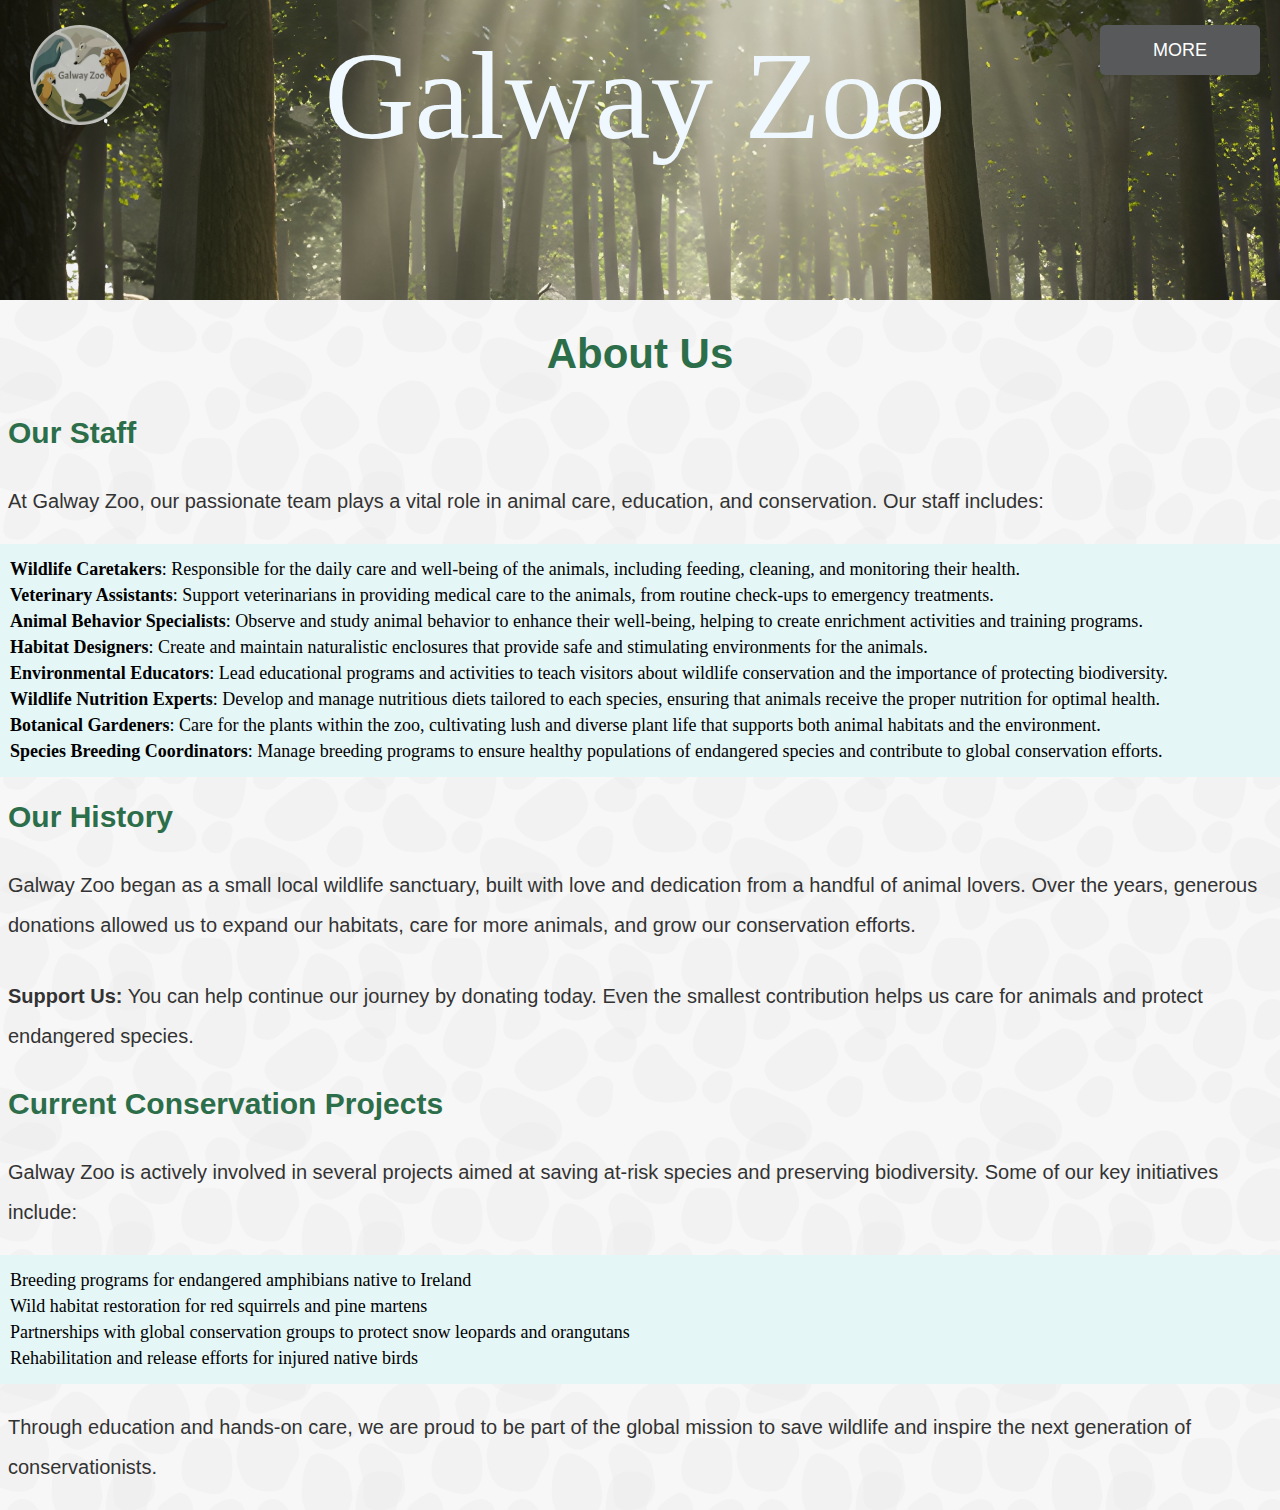
<file: about.html>
<!DOCTYPE html>
<html>
<head>
    <meta charset="UTF-8" />
    <title>About Us</title>
    <link rel="stylesheet" type="text/css" href="styles.css">
</head>
<body>
    <div class="bg">
		<div class="logo">
			<a href="index.html"><img src="zoo-logo.png" width="100px">	</a>
		</div>
		<div id="title">
			Galway Zoo
		</div>
		<div class="dropdown">
			<button>MORE</button>
			<div class="links">
                <a href="prices.html">Pricing Information</a>
                <a href="index.html#animals">Our Animals</a>
                <a href="about.html">About Us</a>
            </div>
		</div>
	</div>
    <h1 style="font-family: Arial; margin: 20px 0; padding: 10px; color:#2c6e49; text-align: center; font-size: 42px;">About Us</h1>

    <h2 style="font-family: Arial; margin: 15px 0; padding: 8px; color:#2c6e49;">Our Staff</h2>
    <p style="font-family: Arial; margin: 15px 0; padding: 8px; color: #333333;">At Galway Zoo, our passionate team plays a vital role in animal care, education, and conservation. 
       Our staff includes:</p>
    <ul style="background-color: #E5F6F7; padding: 10px; margin: 10px 0; list-style-type: none; font-size: 18px;">
        <li style="margin: 5px 0;"><strong>Wildlife Caretakers</strong>: Responsible for the daily care and well-being of the animals, including feeding, cleaning, and monitoring their health.</li>
        <li style="margin: 5px 0;"><strong>Veterinary Assistants</strong>: Support veterinarians in providing medical care to the animals, from routine check-ups to emergency treatments.</li>
        <li style="margin: 5px 0;"><strong>Animal Behavior Specialists</strong>: Observe and study animal behavior to enhance their well-being, helping to create enrichment activities and training programs.</li>
        <li style="margin: 5px 0;"><strong>Habitat Designers</strong>: Create and maintain naturalistic enclosures that provide safe and stimulating environments for the animals.</li>
        <li style="margin: 5px 0;"><strong>Environmental Educators</strong>: Lead educational programs and activities to teach visitors about wildlife conservation and the importance of protecting biodiversity.</li>
        <li style="margin: 5px 0;"><strong>Wildlife Nutrition Experts</strong>: Develop and manage nutritious diets tailored to each species, ensuring that animals receive the proper nutrition for optimal health.</li>
        <li style="margin: 5px 0;"><strong>Botanical Gardeners</strong>: Care for the plants within the zoo, cultivating lush and diverse plant life that supports both animal habitats and the environment.</li>
        <li style="margin: 5px 0;"><strong>Species Breeding Coordinators</strong>: Manage breeding programs to ensure healthy populations of endangered species and contribute to global conservation efforts.</li>
    </ul>

    <h2 style="font-family: Arial; margin: 15px 0; padding: 8px; color: #2c6e49;">Our History</h2>
    <p style="font-family: Arial; margin: 15px 0; padding: 8px; color: #333333;">Galway Zoo began as a small local wildlife sanctuary, built with love and dedication from a handful of animal lovers. 
    Over the years, generous donations allowed us to expand our habitats, care for more animals, and grow our conservation efforts.</p>

    <p style="font-family: Arial; margin: 15px 0; padding: 8px; color: #333333;"><strong>Support Us:</strong> You can help continue our journey by donating today. Even the smallest contribution helps us care for animals and protect endangered species.</p>

    <h2 style="font-family: Arial; margin: 15px 0; padding: 8px; color: #2c6e49;">Current Conservation Projects</h2>
    <p style="font-family: Arial; margin: 15px 0; padding: 8px; color: #333333;">Galway Zoo is actively involved in several projects aimed at saving at-risk species and preserving biodiversity. Some of our key initiatives include:</p>
    <ul style="background-color: #E5F6F7; padding: 10px; margin: 10px 0; list-style-type: none; font-size: 18px;">
        <li style="margin: 5px 0;">Breeding programs for endangered amphibians native to Ireland</li>
        <li style="margin: 5px 0;">Wild habitat restoration for red squirrels and pine martens</li>
        <li style="margin: 5px 0;">Partnerships with global conservation groups to protect snow leopards and orangutans</li>
        <li style="margin: 5px 0;">Rehabilitation and release efforts for injured native birds</li>
    </ul>
    <p style="font-family: Arial; margin: 15px 0; padding: 8px; color: #333333;">Through education and hands-on care, we are proud to be part of the global mission to save wildlife and inspire the next generation of conservationists.</p>

</body>
</html>
</file>
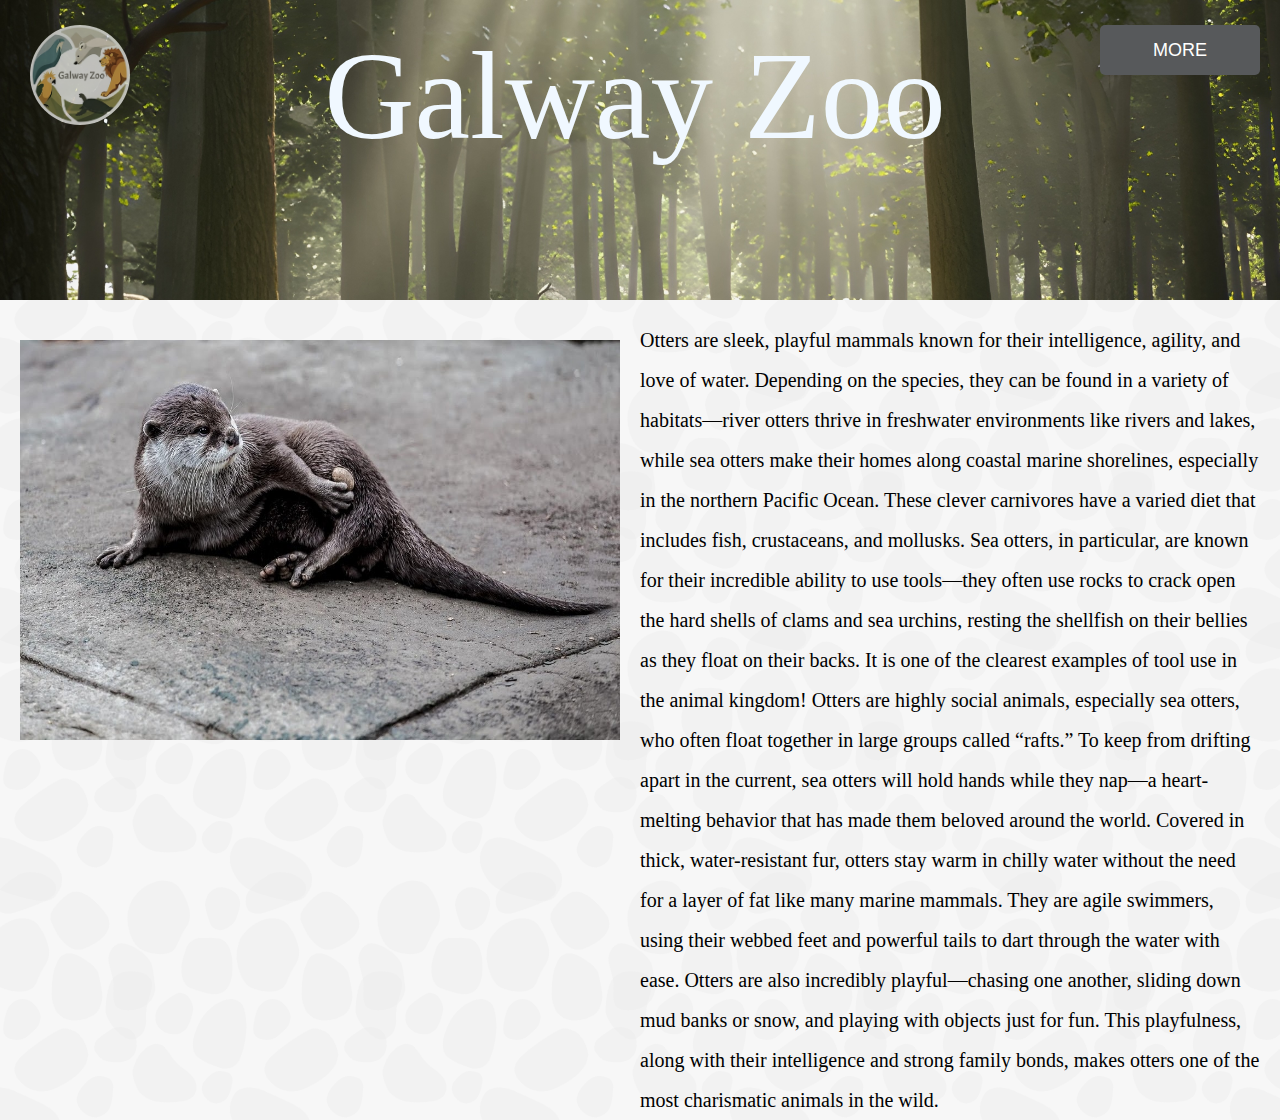
<file: otter.html>
<!DOCTYPE html>
<html>
<head>
    <meta charset="UTF-8" />
    <title>Otter</title>
    <link rel="stylesheet" type="text/css" href="styles.css">
</head>
<body>
  <div class="bg">
		<div class="logo">
			<a href="index.html"><img src="zoo-logo.png" width="100px">	</a>
		</div>
		<div id="title">
			Galway Zoo
		</div>
		<div class="dropdown">
			<button>MORE</button>
			<div class="links">
        <a href="prices.html">Pricing Information</a>
        <a href="index.html#animals">Our Animals</a>
        <a href="about.html">About Us</a>
    </div>
		</div>
	</div>
  <div style="padding: 0px 20px; display: flex; justify-content: space-between; height: 40em;">
    <img src="otter.jpg" alt="otter" width="600" height="400" style="padding-top: 2em; padding-right: 20px;">
    <p>Otters are sleek, playful mammals known for their intelligence, agility, and love of water. 
      Depending on the species, they can be found in a variety of habitats—river otters thrive in 
      freshwater environments like rivers and lakes, while sea otters make their homes along coastal marine shorelines, 
      especially in the northern Pacific Ocean.
      These clever carnivores have a varied diet that includes fish, crustaceans, and mollusks. 
      Sea otters, in particular, are known for their incredible ability to use tools—they often use rocks to crack open
      the hard shells of clams and sea urchins, resting the shellfish on their bellies as they float on their backs. 
      It is one of the clearest examples of tool use in the animal kingdom!
      Otters are highly social animals, especially sea otters, who often float together in large groups called “rafts.” 
      To keep from drifting apart in the current, sea otters will hold hands while they nap—a heart-melting behavior that has made them beloved around the world.
      Covered in thick, water-resistant fur, otters stay warm in chilly water without the need for a layer of fat like many marine mammals. 
      They are agile swimmers, using their webbed feet and powerful tails to dart through the water with ease.
      Otters are also incredibly playful—chasing one another, sliding down mud banks or snow, and playing with objects just for fun. 
      This playfulness, along with their intelligence and strong family bonds, makes otters one of the most charismatic animals in the wild.</p>  
    </div>    
</body>
</html>
</file>
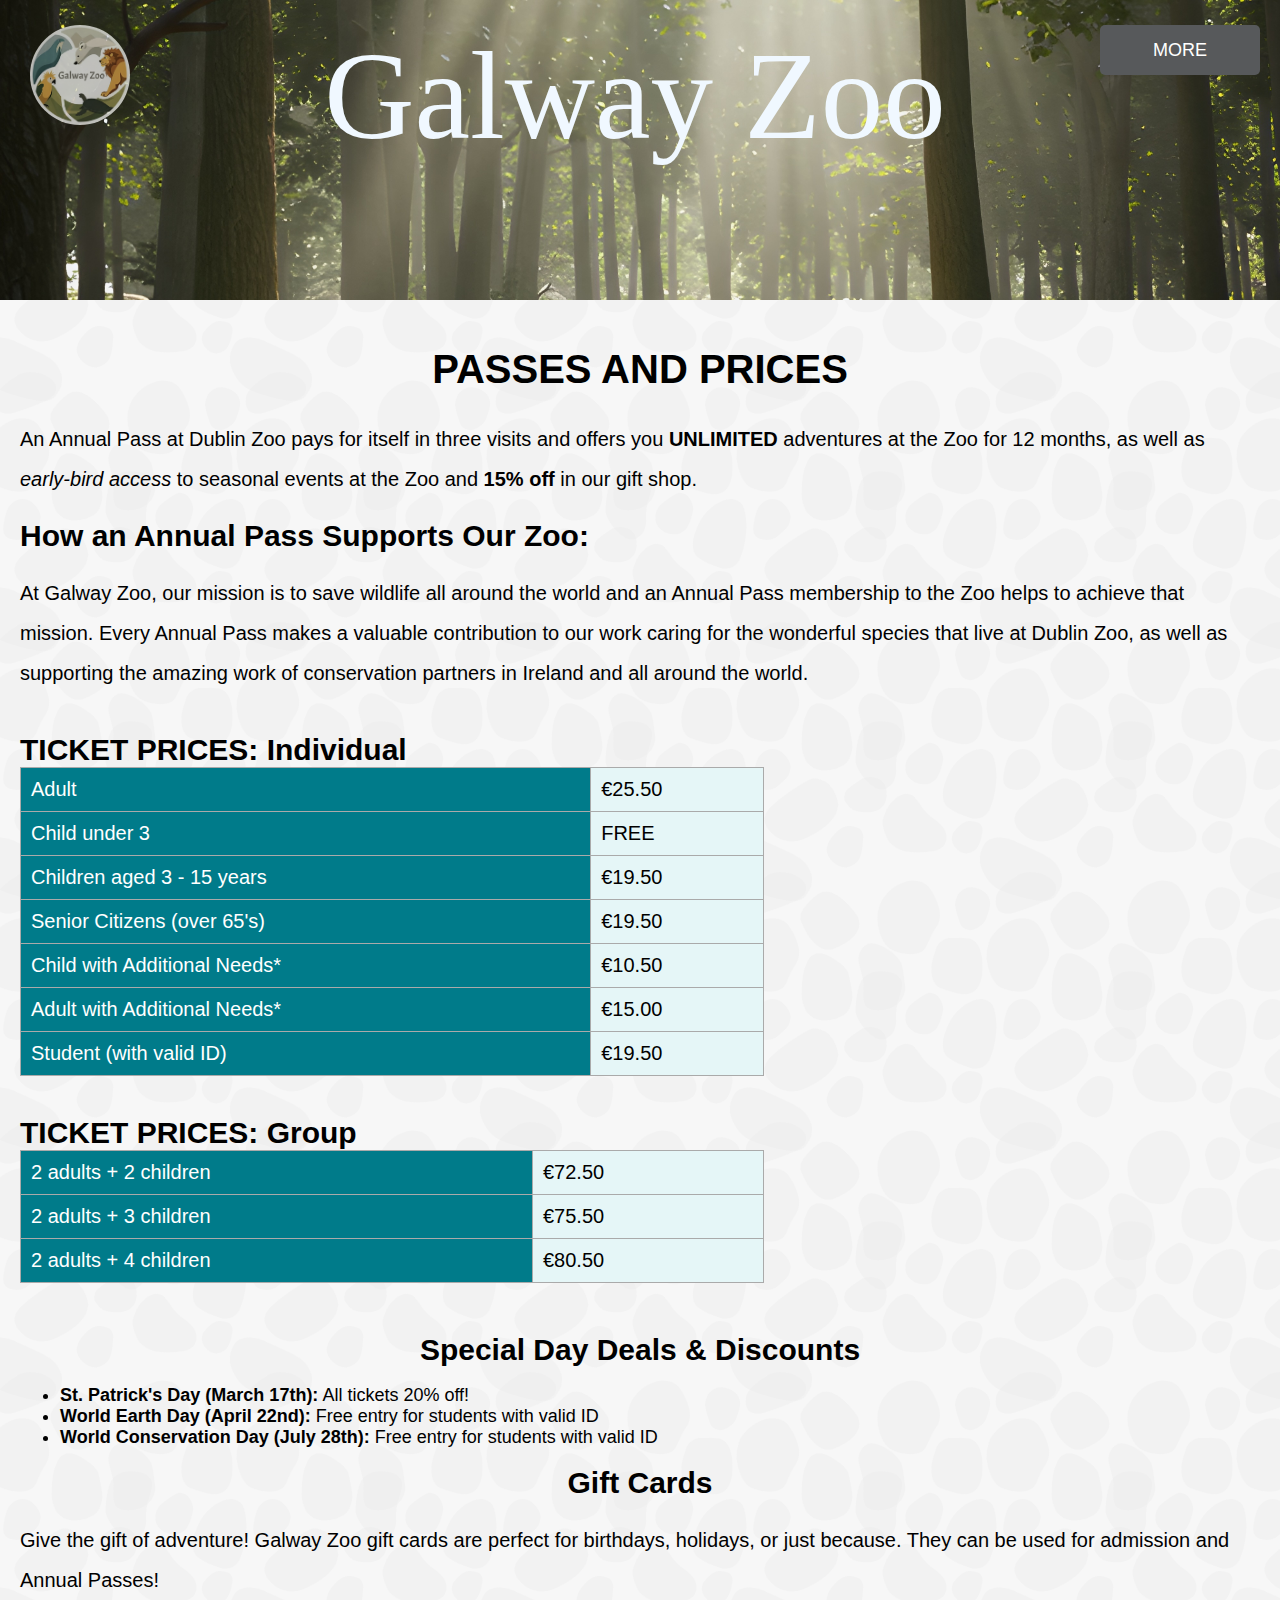
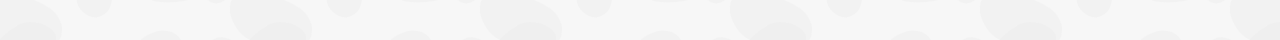
<file: prices.html>
<!DOCTYPE html>
<html>
<head>
  <meta charset="UTF-8">
  <title>Passes and Prices</title>
  <link rel="stylesheet" type="text/css" href="styles.css">
</head>
<body>
    <div class="bg">
		<div class="logo">
			<a href="index.html"><img src="zoo-logo.png" width="100px">	</a>
		</div>
		<div id="title">
			Galway Zoo
		</div>
		<div class="dropdown">
			<button>MORE</button>
			<div class="links">
        <a href="prices.html">Pricing Information</a>
        <a href="index.html#animals">Our Animals</a>
        <a href="about.html">About Us</a>
    </div>
		</div>
	</div>
<div style="font-family: Arial, Helvetica, sans-serif; padding: 20px;">
  <h1 style="text-align: center;">PASSES AND PRICES</h1>

  <p>
    An Annual Pass at Dublin Zoo pays for itself in three visits and offers you 
    <strong>UNLIMITED</strong> adventures at the Zoo for 12 months, as well as 
    <em>early-bird access</em> to seasonal events at the Zoo and 
    <strong>15% off</strong> in our gift shop.
  </p>

  <h2>How an Annual Pass Supports Our Zoo:</h2>
  <p>
  At Galway Zoo, our mission is to save wildlife all around the world and an Annual Pass membership to the Zoo helps to achieve that mission. 
  Every Annual Pass makes a valuable contribution to our work caring for the wonderful species that live at Dublin Zoo, 
  as well as supporting the amazing work of conservation partners in Ireland and all around the world.
  </p>

  <h2 style="margin-top: 40px;">TICKET PRICES: Individual</h2>
  <table style="width: 60%; border-collapse: collapse; margin-bottom: 20px; font-family: Arial;">
    <tr>
      <td style="border: 1px solid #aaa; padding: 10px; background-color: #007B8A; color: white;">Adult</td>
      <td style="border: 1px solid #aaa; padding: 10px; background-color: #E5F6F7;">€25.50</td>
    </tr>
    <tr>
      <td style="border: 1px solid #aaa; padding: 10px; background-color: #007B8A; color: white;">Child under 3</td>
      <td style="border: 1px solid #aaa; padding: 10px; background-color: #E5F6F7;">FREE</td>
    </tr>
    <tr>
      <td style="border: 1px solid #aaa; padding: 10px; background-color: #007B8A; color: white;">Children aged 3 - 15 years</td>
      <td style="border: 1px solid #aaa; padding: 10px; background-color: #E5F6F7;">€19.50</td>
    </tr>
    <tr>
      <td style="border: 1px solid #aaa; padding: 10px; background-color: #007B8A; color: white;">Senior Citizens (over 65's)</td>
      <td style="border: 1px solid #aaa; padding: 10px; background-color: #E5F6F7;">€19.50</td>
    </tr>
    <tr>
      <td style="border: 1px solid #aaa; padding: 10px; background-color: #007B8A; color: white;">Child with Additional Needs*</td>
      <td style="border: 1px solid #aaa; padding: 10px; background-color: #E5F6F7;">€10.50</td>
    </tr>
    <tr>
      <td style="border: 1px solid #aaa; padding: 10px; background-color: #007B8A; color: white;">Adult with Additional Needs*</td>
      <td style="border: 1px solid #aaa; padding: 10px; background-color: #E5F6F7;">€15.00</td>
    </tr>
    <tr>
      <td style="border: 1px solid #aaa; padding: 10px; background-color: #007B8A; color: white;">Student (with valid ID)</td>
      <td style="border: 1px solid #aaa; padding: 10px; background-color: #E5F6F7;">€19.50</td>
    </tr>
  </table>

  <h2 style="margin-top: 40px;">TICKET PRICES: Group</h2>
  <table style="width: 60%; border-collapse: collapse; margin-bottom: 20px; font-family: Arial, sans-serif;">
    <tr>
      <td style="border: 1px solid #aaa; padding: 10px; background-color: #007B8A; color: white;">2 adults + 2 children</td>
      <td style="border: 1px solid #aaa; padding: 10px; background-color: #E5F6F7; width: 205px; text-align: left;">€72.50</td>
    </tr>
    <tr>
      <td style="border: 1px solid #aaa; padding: 10px; background-color: #007B8A; color: white;">2 adults + 3 children</td>
      <td style="border: 1px solid #aaa; padding: 10px; background-color: #E5F6F7; width: 210px; text-align: left;">€75.50</td>
    </tr>
    <tr>
      <td style="border: 1px solid #aaa; padding: 10px; background-color: #007B8A; color: white;">2 adults + 4 children</td>
      <td style="border: 1px solid #aaa; padding: 10px; background-color: #E5F6F7; width: 210px; text-align: left;">€80.50</td>
    </tr>
  </table>

  <h2 style="margin-top: 50px; text-align: center;">Special Day Deals & Discounts</h2>
  <ul style="font-size: 18px;">
    <li><strong>St. Patrick's Day (March 17th):</strong> All tickets 20% off!</li>
    <li><strong>World Earth Day (April 22nd):</strong> Free entry for students with valid ID</li>
    <li><strong>World Conservation Day (July 28th):</strong> Free entry for students with valid ID</li>
  </ul>

<h2 style="text-align: center;">Gift Cards</h2>
<p>
  Give the gift of adventure! Galway Zoo gift cards are perfect for birthdays, holidays, or just because.
  They can be used for admission and Annual Passes!
</p>
</div>
</body>
</html>
</file>
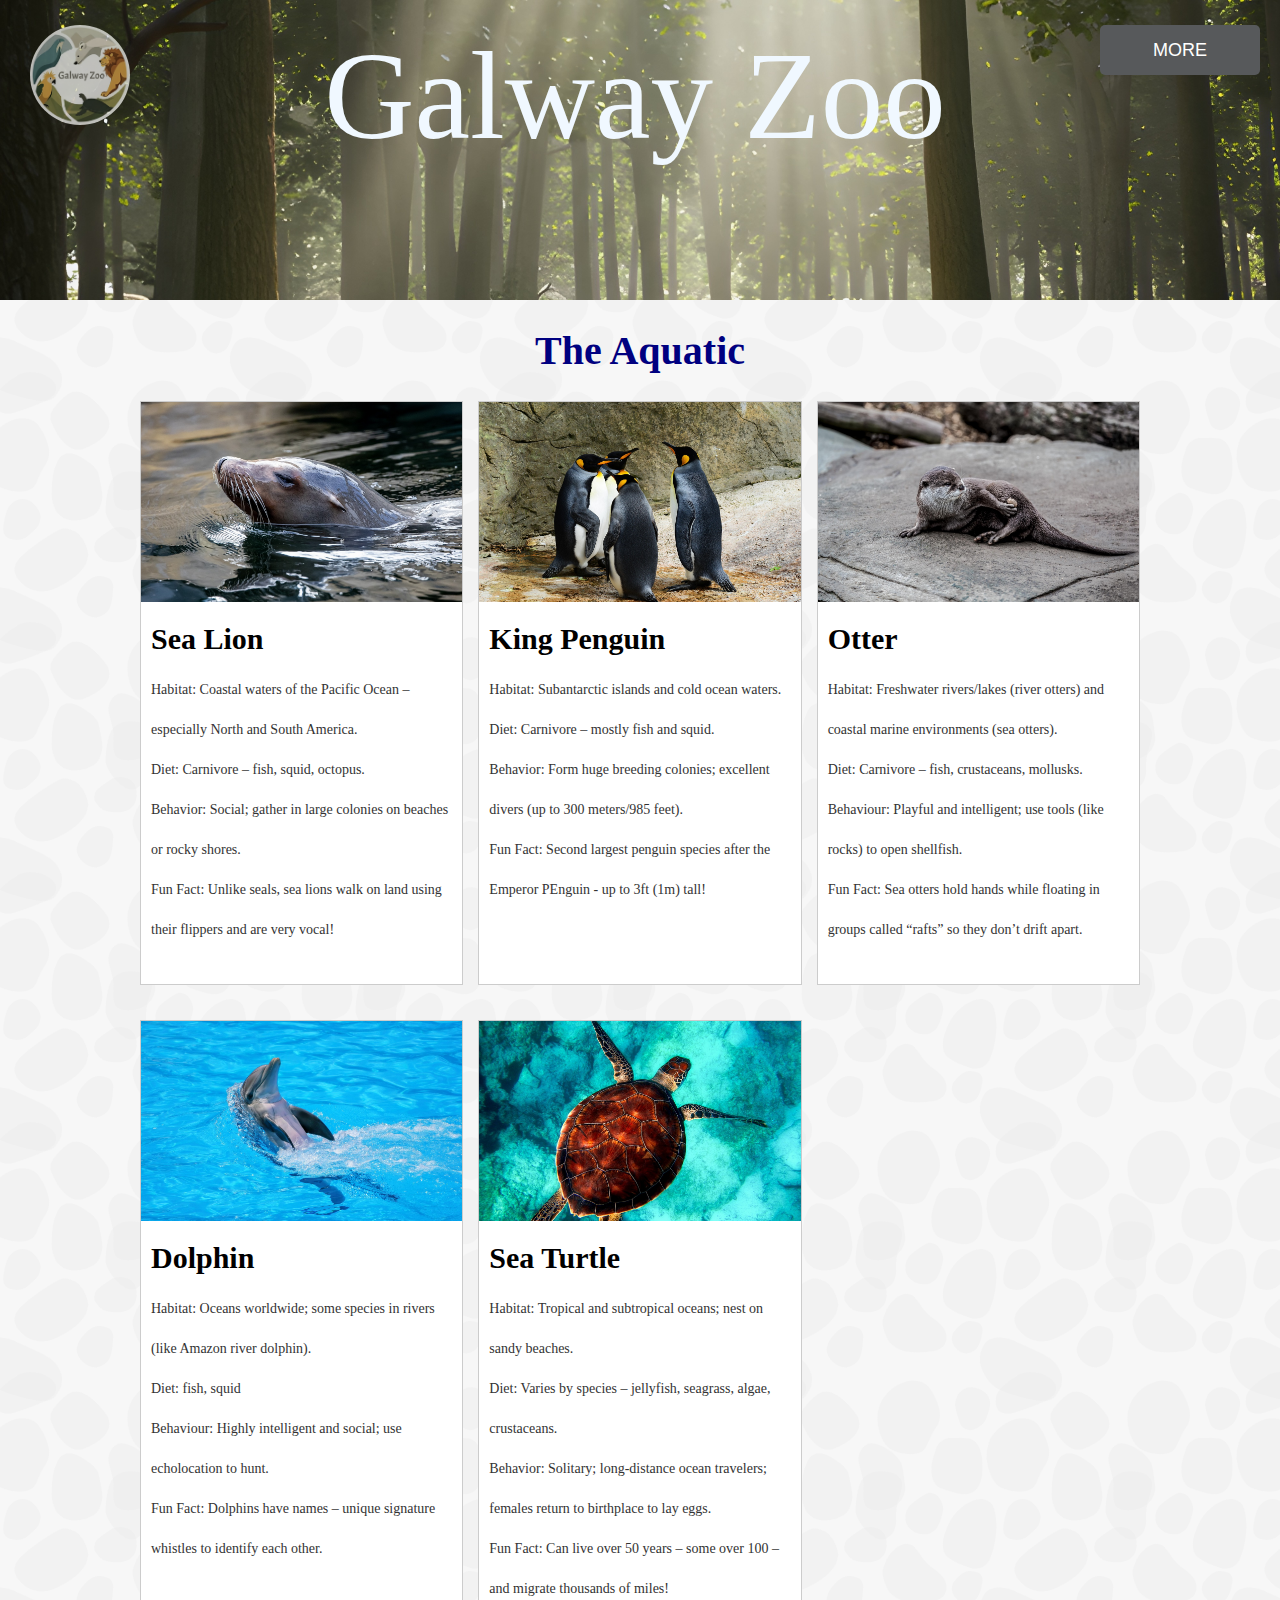
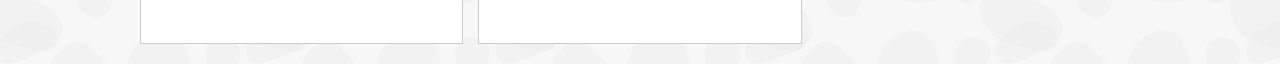
<file: animals/Aquatic.html>
<!DOCTYPE html>
<html lang="en">
<head>
    <meta charset="UTF-8">
    <meta name="viewport" content="width=device-width, initial-scale=1.0">
    <title>Our Zoo Animals</title>
    <link rel="stylesheet" type="text/css" href="../styles.css">
    <style>
        body {
            font-family:Papyrus;
            background-color: #f0f0f0;
            margin: 0;
        }
        
        h1 {
            text-align: center;
            color: Navy;
        }
        
        .gallery {
            max-width: 1000px;
            margin: 0 auto;
        }
        
        .animal-card {
            background-color: white;
            border: 1px solid #cccccc;
            margin-bottom: 20px;
            padding-bottom: 10px;
        }
        
        .animal-image {
            width: 100%;
            height: 200px;
            object-fit: cover;
        }
        
        .animal-info {
            padding: 10px;
        }
        
        .animal-name {
            color: #000000;
            margin-top: 5px;
            margin-bottom: 5px;
        }
        
        .animal-description {
            color: #333333;
            font-size: 14px;
        }
        
        @media (min-width: 600px) {
            .gallery {
                display: grid;
                grid-template-columns: 1fr 1fr;
                gap: 15px;
            }
        }
        
        @media (min-width: 900px) {
            .gallery {
                grid-template-columns: 1fr 1fr 1fr;
            }
        }
    </style>
</head>
<body>
    <div class="bg">
        <div class="logo">
            <a href="../index.html"><img src="../zoo-logo.png" width="100px">   </a>
        </div>
        <div id="title">
            Galway Zoo
        </div>
        <div class="dropdown">
            <button>MORE</button>
            <div class="links">
                <a href="../prices.html">Pricing Information</a>
                <a href="../index.html#animals">Our Animals</a>
                <a href="../about.html">About Us</a>
            </div>
        </div>
    </div>

    <h1>The Aquatic</h1>
    
    <div class="gallery">
        <div class="animal-card">
            <img src="sealion.jpg" alt="Sea Lion" class="animal-image">
            <div class="animal-info">
                <h2 class="animal-name">Sea Lion</h2>
                <p class="animal-description">Habitat: Coastal waters of the Pacific Ocean – especially North and South America.<br>
Diet: Carnivore – fish, squid, octopus.<br>
Behavior: Social; gather in large colonies on beaches or rocky shores.<br>
Fun Fact: Unlike seals, sea lions walk on land using their flippers and are very vocal! 

</p>
            </div>
        </div>
        
        <div class="animal-card">
            <img src="penguin.jpg" alt="King Penguin" class="animal-image">
            <div class="animal-info">
                <h2 class="animal-name">King Penguin</h2>
                <p class="animal-description">Habitat: Subantarctic islands and cold ocean waters.<br>
Diet: Carnivore – mostly fish and squid.<br>
Behavior: Form huge breeding colonies; excellent divers (up to 300 meters/985 feet).<br>
Fun Fact: Second largest penguin species after the Emperor PEnguin - up to 3ft (1m) tall!

</p>
            </div>
        </div>
        
        <div class="animal-card">
            <img src="otter.jpg" alt="Otter" class="animal-image">
            <div class="animal-info">
                <h2 class="animal-name">Otter</h2>
                <p class="animal-description">Habitat: Freshwater rivers/lakes (river otters) and coastal marine environments (sea otters).<br>
Diet: Carnivore – fish, crustaceans, mollusks.<br>
Behaviour: Playful and intelligent; use tools (like rocks) to open shellfish.<br>
Fun Fact: Sea otters hold hands while floating in groups called “rafts” so they don’t drift apart.

</p>
            </div>
        </div>
        
        <div class="animal-card">
            <img src="dolphin.jpg" alt="Dophin" class="animal-image">
            <div class="animal-info">
                <h2 class="animal-name">Dolphin</h2>
                <p class="animal-description">
Habitat: Oceans worldwide; some species in rivers (like Amazon river dolphin).<br>
Diet: fish, squid<br>
Behaviour: Highly intelligent and social; use echolocation to hunt.<br>
Fun Fact: Dolphins have names – unique signature whistles to identify each other. 

</p>
            </div>
        </div>
        
        <div class="animal-card">
            <img src="turtle.jpg" alt="Sea Turtle" class="animal-image">
            <div class="animal-info">
                <h2 class="animal-name">Sea Turtle</h2>
                <p class="animal-description">Habitat: Tropical and subtropical oceans; nest on sandy beaches.<br>
Diet: Varies by species – jellyfish, seagrass, algae, crustaceans.<br>
Behavior: Solitary; long-distance ocean travelers; females return to birthplace to lay eggs.<br>
Fun Fact: Can live over 50 years – some over 100 – and migrate thousands of miles!

</p>
            </div>
        </div>
        
        
    </div>
</body>
</html>
</file>
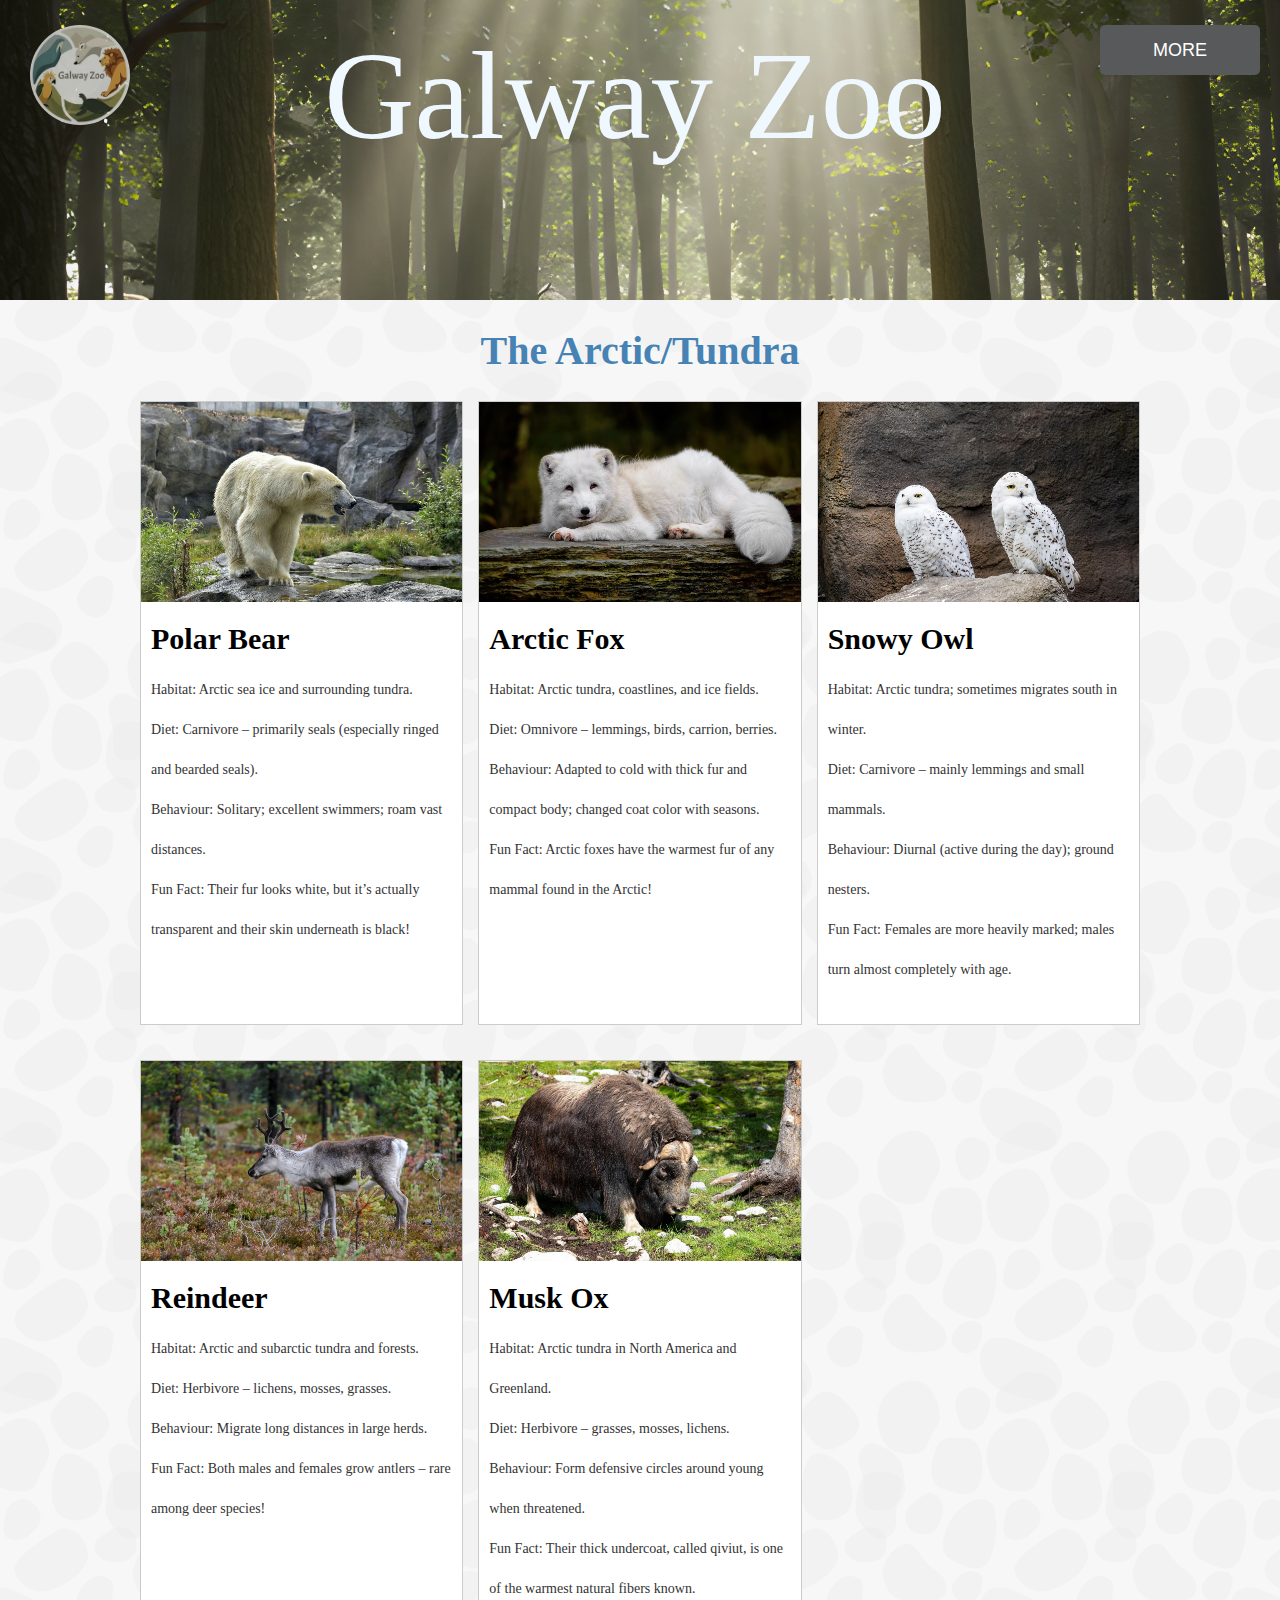
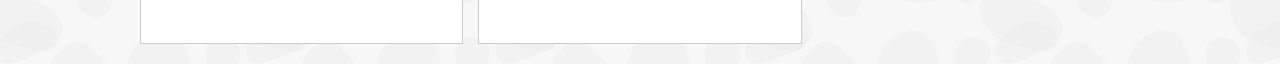
<file: animals/Arctic_tundra.html>
<!DOCTYPE html>
<html lang="en">
<head>
    <meta charset="UTF-8">
    <meta name="viewport" content="width=device-width, initial-scale=1.0">
    <title>Our Zoo Animals</title>
    <link rel="stylesheet" type="text/css" href="../styles.css">
    <style>
        body {
            font-family:Papyrus;
            background-color: #f0f0f0;
            margin: 0;
        }
        
        h1 {
            text-align: center;
            color: SteelBlue;
        }
        
        .gallery {
            max-width: 1000px;
            margin: 0 auto;
        }
        
        .animal-card {
            background-color: white;
            border: 1px solid #cccccc;
            margin-bottom: 20px;
            padding-bottom: 10px;
        }
        
        .animal-image {
            width: 100%;
            height: 200px;
            object-fit: cover;
        }
        
        .animal-info {
            padding: 10px;
        }
        
        .animal-name {
            color: #000000;
            margin-top: 5px;
            margin-bottom: 5px;
        }
        
        .animal-description {
            color: #333333;
            font-size: 14px;
        }
        
        @media (min-width: 600px) {
            .gallery {
                display: grid;
                grid-template-columns: 1fr 1fr;
                gap: 15px;
            }
        }
        
        @media (min-width: 900px) {
            .gallery {
                grid-template-columns: 1fr 1fr 1fr;
            }
        }
    </style>
</head>
<body>
    <div class="bg">
        <div class="logo">
            <a href="../index.html"><img src="../zoo-logo.png" width="100px">   </a>
        </div>
        <div id="title">
            Galway Zoo
        </div>
        <div class="dropdown">
            <button>MORE</button>
            <div class="links">
                <a href="../prices.html">Pricing Information</a>
                <a href="../index.html#animals">Our Animals</a>
                <a href="../about.html">About Us</a>
            </div>
        </div>
    </div>

    <h1>The Arctic/Tundra</h1>
    
    <div class="gallery">
        <div class="animal-card">
            <img src="Icebear.jpg" alt="Polar Bear" class="animal-image">
            <div class="animal-info">
                <h2 class="animal-name">Polar Bear</h2>
                <p class="animal-description">Habitat: Arctic sea ice and surrounding tundra.<br>
Diet: Carnivore – primarily seals (especially ringed and bearded seals).<br>
Behaviour: Solitary; excellent swimmers; roam vast distances.<br>
Fun Fact: Their fur looks white, but it’s actually transparent and their skin underneath is black!

</p>
            </div>
        </div>
        
        <div class="animal-card">
            <img src="Arcticfox.jpg" alt="Arctic Fox" class="animal-image">
            <div class="animal-info">
                <h2 class="animal-name">Arctic Fox</h2>
                <p class="animal-description">Habitat: Arctic tundra, coastlines, and ice fields.<br>
Diet: Omnivore – lemmings, birds, carrion, berries.<br>
Behaviour: Adapted to cold with thick fur and compact body; changed coat color with seasons.<br>
Fun Fact: Arctic foxes have the warmest fur of any mammal found in the Arctic!

</p>
            </div>
        </div>
        
        <div class="animal-card">
            <img src="Owl.jpg" alt="Snowy Owl" class="animal-image">
            <div class="animal-info">
                <h2 class="animal-name">Snowy Owl</h2>
                <p class="animal-description">Habitat: Arctic tundra; sometimes migrates south in winter.<br>
Diet: Carnivore – mainly lemmings and small mammals.<br>
Behaviour: Diurnal (active during the day); ground nesters.<br>
Fun Fact: Females are more heavily marked; males turn almost completely with age.
</p>
            </div>
        </div>
        
        <div class="animal-card">
            <img src="deer.jpg" alt="Reindeer" class="animal-image">
            <div class="animal-info">
                <h2 class="animal-name">Reindeer</h2>
                <p class="animal-description">
Habitat: Arctic and subarctic tundra and forests.<br>
Diet: Herbivore – lichens, mosses, grasses.<br>
Behaviour: Migrate long distances in large herds.<br>
Fun Fact: Both males and females grow antlers – rare among deer species!

</p>
            </div>
        </div>
        
        <div class="animal-card">
            <img src="Muskox.jpg" alt="Musk Ox" class="animal-image">
            <div class="animal-info">
                <h2 class="animal-name">Musk Ox</h2>
                <p class="animal-description">Habitat: Arctic tundra in North America and Greenland.<br>
Diet: Herbivore – grasses, mosses, lichens.<br>
Behaviour: Form defensive circles around young when threatened.<br>
Fun Fact: Their thick undercoat, called qiviut, is one of the warmest natural fibers known.
</p>
            </div>
        </div>
        
       
    </div>
</body>
</html>
</file>
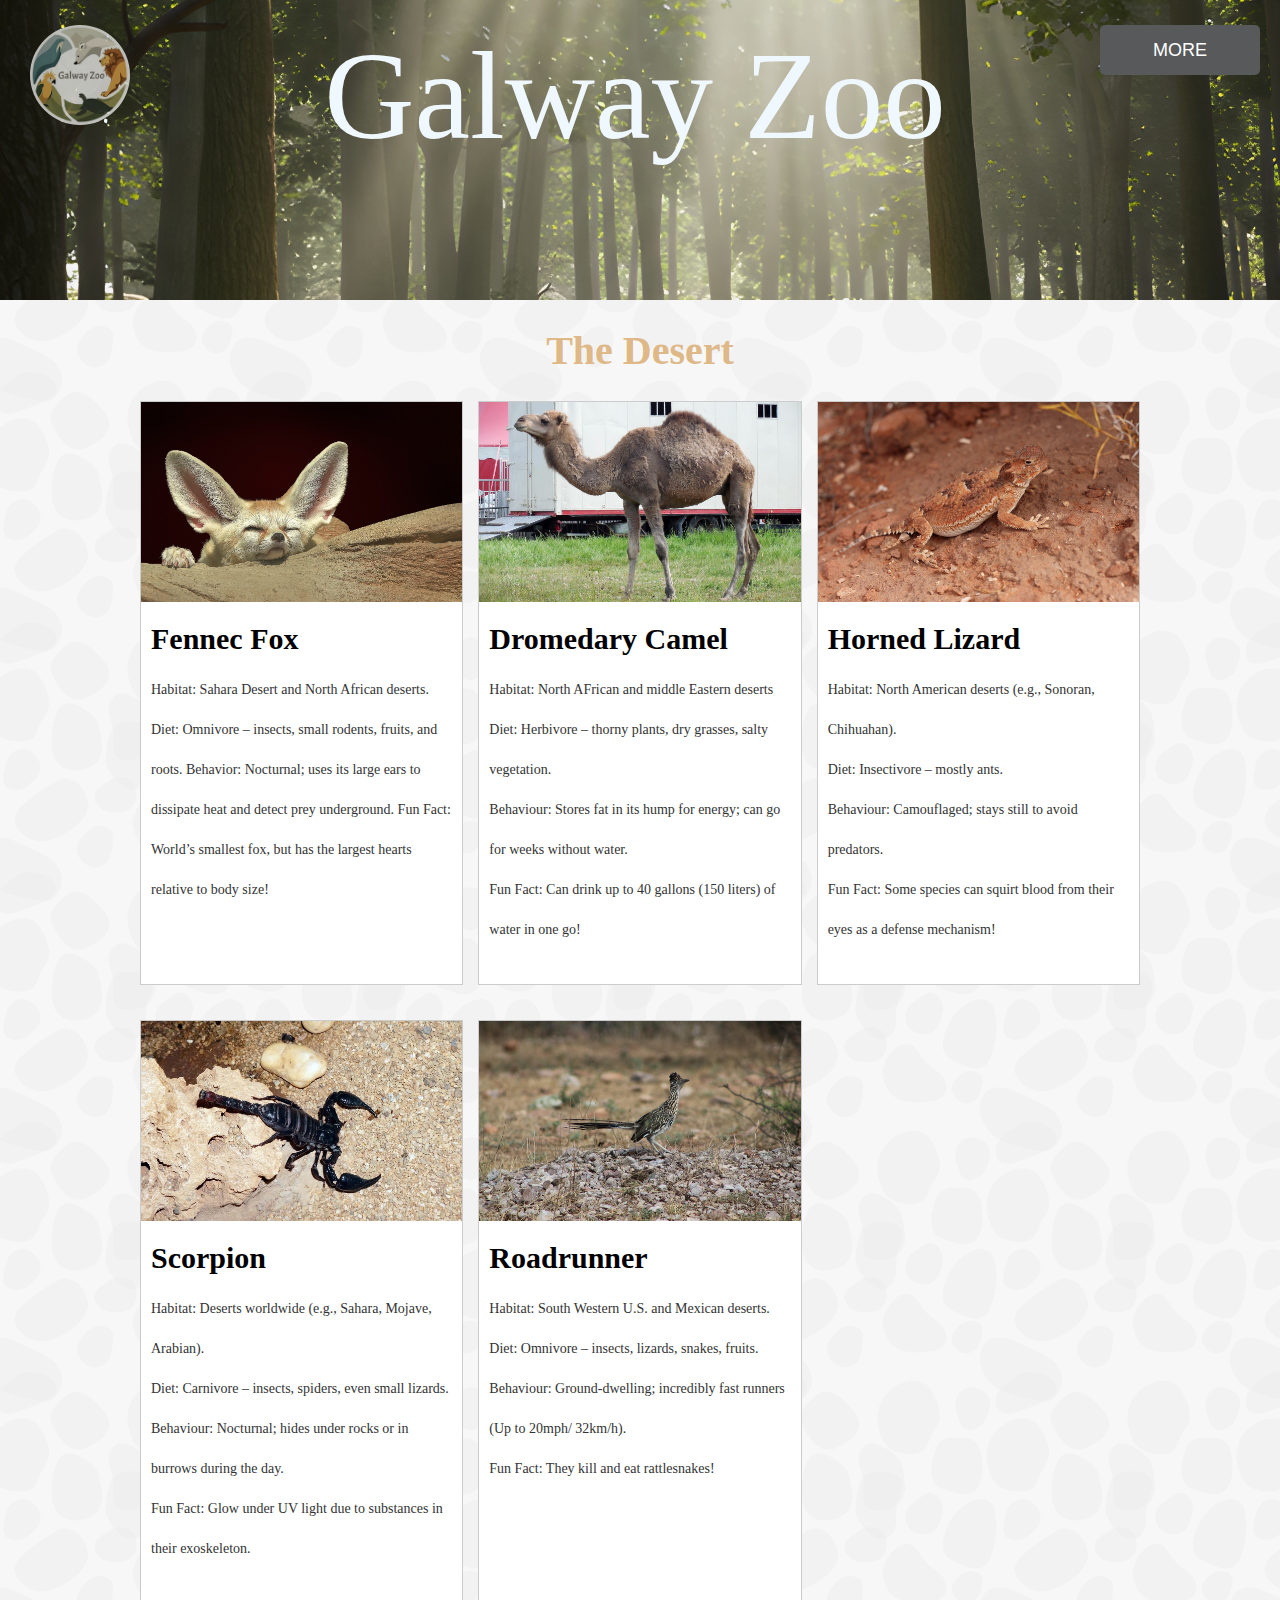
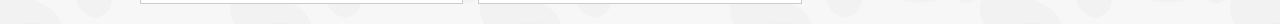
<file: animals/Desert.html>
<!DOCTYPE html>
<html lang="en">
<head>
    <meta charset="UTF-8">
    <meta name="viewport" content="width=device-width, initial-scale=1.0">
    <title>Our Zoo Animals</title>
    <link rel="stylesheet" type="text/css" href="../styles.css">
    <style>
        body {
            font-family:Papyrus;
            background-color: #f0f0f0;
            margin: 0;
        }
        
        h1 {
            text-align: center;
            color: Burlywood;
        }
        
        .gallery {
            max-width: 1000px;
            margin: 0 auto;
        }
        
        .animal-card {
            background-color: white;
            border: 1px solid #cccccc;
            margin-bottom: 20px;
            padding-bottom: 10px;
        }
        
        .animal-image {
            width: 100%;
            height: 200px;
            object-fit: cover;
        }
        
        .animal-info {
            padding: 10px;
        }
        
        .animal-name {
            color: #000000;
            margin-top: 5px;
            margin-bottom: 5px;
        }
        
        .animal-description {
            color: #333333;
            font-size: 14px;
        }
        
        @media (min-width: 600px) {
            .gallery {
                display: grid;
                grid-template-columns: 1fr 1fr;
                gap: 15px;
            }
        }
        
        @media (min-width: 900px) {
            .gallery {
                grid-template-columns: 1fr 1fr 1fr;
            }
        }
    </style>
</head>
<body>
    <div class="bg">
        <div class="logo">
            <a href="../index.html"><img src="../zoo-logo.png" width="100px">   </a>
        </div>
        <div id="title">
            Galway Zoo
        </div>
        <div class="dropdown">
            <button>MORE</button>
            <div class="links">
                <a href="../prices.html">Pricing Information</a>
                <a href="../index.html#animals">Our Animals</a>
                <a href="../about.html">About Us</a>
            </div>
        </div>
    </div>

    <h1>The Desert</h1>
    
    <div class="gallery">
        <div class="animal-card">
            <img src="fox.jpg" alt="Fennec Fox" class="animal-image">
            <div class="animal-info">
                <h2 class="animal-name">Fennec Fox</h2>
                <p class="animal-description">Habitat: Sahara Desert and North African deserts.
Diet: Omnivore – insects, small rodents, fruits, and roots.
Behavior: Nocturnal; uses its large ears to dissipate heat and detect prey underground.
Fun Fact: World’s smallest fox, but has the largest hearts relative to body size!

</p>
            </div>
        </div>
        
        <div class="animal-card">
            <img src="camel.jpg" alt="Dromedary Camel" class="animal-image">
            <div class="animal-info">
                <h2 class="animal-name">Dromedary Camel</h2>
                <p class="animal-description">Habitat: North AFrican and middle Eastern deserts<br>
Diet: Herbivore – thorny plants, dry grasses, salty vegetation.<br>
Behaviour: Stores fat in its hump for energy; can go for weeks without water.<br>
Fun Fact: Can drink up to 40 gallons (150 liters) of water in one go!

</p>
            </div>
        </div>
        
        <div class="animal-card">
            <img src="lizard.jpg" alt="Horned Lizard" class="animal-image">
            <div class="animal-info">
                <h2 class="animal-name">Horned Lizard</h2>
                <p class="animal-description">Habitat: North American deserts (e.g., Sonoran, Chihuahan).<br>
Diet: Insectivore – mostly ants.<br>
Behaviour: Camouflaged; stays still to avoid predators.<br>
Fun Fact: Some species can squirt blood from their eyes as a defense mechanism!

</p>
            </div>
        </div>
        
        <div class="animal-card">
            <img src="scorpion.jpg" alt="Scorpion" class="animal-image">
            <div class="animal-info">
                <h2 class="animal-name">Scorpion</h2>
                <p class="animal-description">
Habitat: Deserts worldwide (e.g., Sahara, Mojave, Arabian).<br>
Diet: Carnivore – insects, spiders, even small lizards.<br>
Behaviour: Nocturnal; hides under rocks or in burrows during the day.<br>
Fun Fact: Glow under UV light due to substances in their exoskeleton.

</p>
            </div>
        </div>
        
        <div class="animal-card">
            <img src="roadrunner.jpg" alt="Roadrunner" class="animal-image">
            <div class="animal-info">
                <h2 class="animal-name">Roadrunner</h2>
                <p class="animal-description">Habitat: South Western U.S. and Mexican deserts.<br>
Diet: Omnivore – insects, lizards, snakes, fruits.<br>
Behaviour: Ground-dwelling; incredibly fast runners (Up to 20mph/  32km/h).<br>
Fun Fact: They kill and eat rattlesnakes!

</p>
            </div>
        </div>
        
       
    </div>
</body>
</html>
</file>
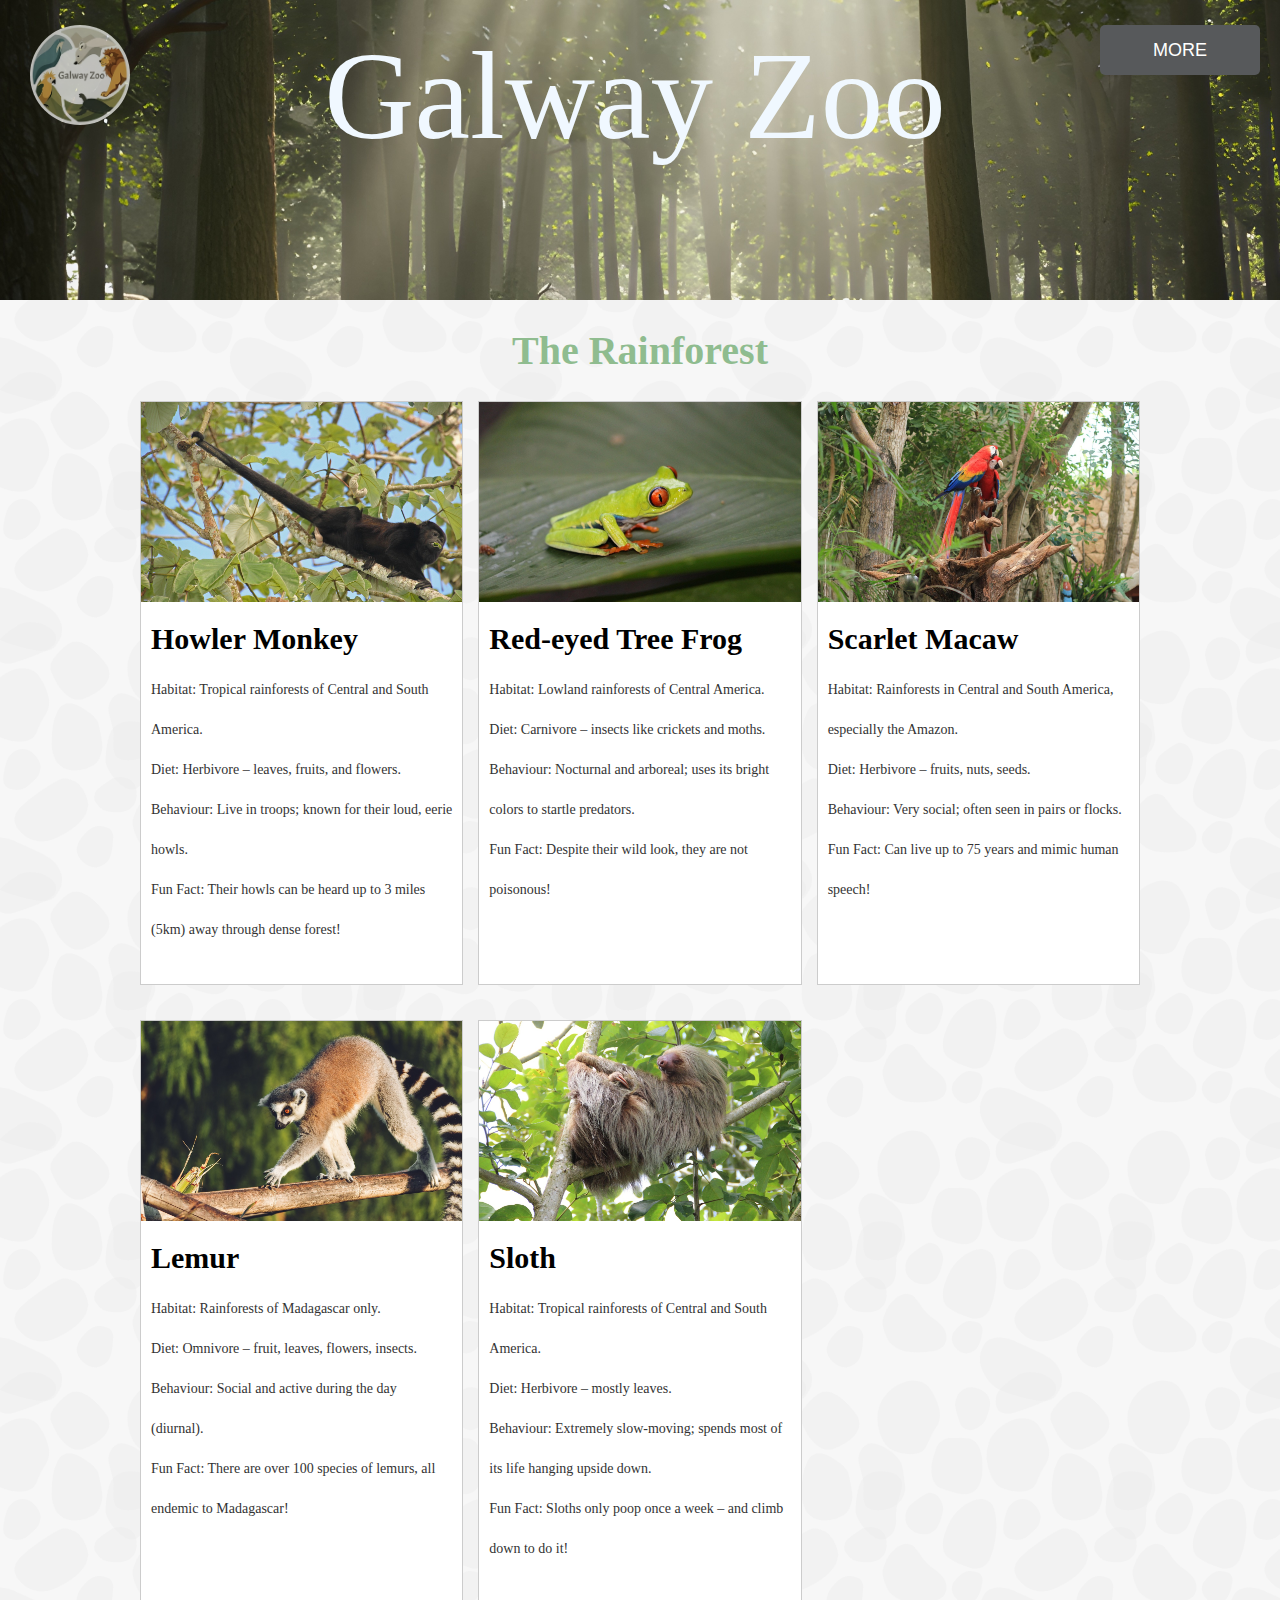
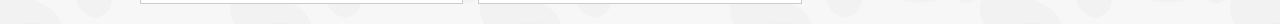
<file: animals/Rainforest.html>
<!DOCTYPE html>
<html lang="en">
<head>
    <meta charset="UTF-8">
    <meta name="viewport" content="width=device-width, initial-scale=1.0">
    <title>Our Zoo Animals</title>
    <link rel="stylesheet" type="text/css" href="../styles.css">
    <style>
        body {
            font-family:Papyrus;
            background-color: #f0f0f0;
            margin: 0;
        }
        
        h1 {
            text-align: center;
            color: darkseagreen;
        }
        
        .gallery {
            max-width: 1000px;
            margin: 0 auto;
        }
        
        .animal-card {
            background-color: white;
            border: 1px solid #cccccc;
            margin-bottom: 20px;
            padding-bottom: 10px;
        }
        
        .animal-image {
            width: 100%;
            height: 200px;
            object-fit: cover;
        }
        
        .animal-info {
            padding: 10px;
        }
        
        .animal-name {
            color: #000000;
            margin-top: 5px;
            margin-bottom: 5px;
        }
        
        .animal-description {
            color: #333333;
            font-size: 14px;
        }
        
        @media (min-width: 600px) {
            .gallery {
                display: grid;
                grid-template-columns: 1fr 1fr;
                gap: 15px;
            }
        }
        
        @media (min-width: 900px) {
            .gallery {
                grid-template-columns: 1fr 1fr 1fr;
            }
        }
    </style>
</head>
<body>
    <div class="bg">
        <div class="logo">
            <a href="../index.html"><img src="../zoo-logo.png" width="100px">   </a>
        </div>
        <div id="title">
            Galway Zoo
        </div>
        <div class="dropdown">
            <button>MORE</button>
            <div class="links">
                <a href="../prices.html">Pricing Information</a>
                <a href="../index.html#animals">Our Animals</a>
                <a href="../about.html">About Us</a>
            </div>
        </div>
    </div>

    <h1>The Rainforest</h1>
    
    <div class="gallery">
        <div class="animal-card">
            <img src="howlermonkey.jpg" alt="Howler Monkey" class="animal-image">
            <div class="animal-info">
                <h2 class="animal-name">Howler Monkey</h2>
                <p class="animal-description">Habitat: Tropical rainforests of Central and South America.<br>
Diet: Herbivore – leaves, fruits, and flowers.<br>
Behaviour: Live in troops; known for their loud, eerie howls.<br>
Fun Fact: Their howls can be heard up to 3 miles (5km) away through dense forest!

</p>
            </div>
        </div>
        
        <div class="animal-card">
            <img src="frog.jpg" alt="Red-eyed Tree Frog" class="animal-image">
            <div class="animal-info">
                <h2 class="animal-name">Red-eyed Tree Frog</h2>
                <p class="animal-description">Habitat: Lowland rainforests of Central America.<br>
Diet: Carnivore – insects like crickets and moths.<br>
Behaviour: Nocturnal and arboreal; uses its bright colors to startle predators.<br>
Fun Fact: Despite their wild look, they are not poisonous!

</p>
            </div>
        </div>
        
        <div class="animal-card">
            <img src="macaw.jpg" alt="Scarlet Macaw" class="animal-image">
            <div class="animal-info">
                <h2 class="animal-name">Scarlet Macaw</h2>
                <p class="animal-description">Habitat: Rainforests in Central and South America, especially the Amazon.<br>
Diet: Herbivore – fruits, nuts, seeds.<br>
Behaviour: Very social; often seen in pairs or flocks.<br>
Fun Fact: Can live up to 75 years and mimic human speech!

</p>
            </div>
        </div>
        
        
        <div class="animal-card">
            <img src="lemur.jpg" alt="Lemur" class="animal-image">
            <div class="animal-info">
                <h2 class="animal-name">Lemur</h2>
                <p class="animal-description">Habitat: Rainforests of Madagascar only.<br>
Diet: Omnivore – fruit, leaves, flowers, insects.<br>
Behaviour: Social and active during the day (diurnal).<br>
Fun Fact: There are over 100 species of lemurs, all endemic to Madagascar!

</p>
            </div>
        </div>
        
        <div class="animal-card">
            <img src="sloth.jpg" alt="Sloth" class="animal-image">
            <div class="animal-info">
                <h2 class="animal-name">Sloth</h2>
                <p class="animal-description">Habitat: Tropical rainforests of Central and South America.<br>
Diet: Herbivore – mostly leaves.<br>
Behaviour: Extremely slow-moving; spends most of its life hanging upside down.<br>
Fun Fact: Sloths only poop once a week – and climb down to do it!

</p>
            </div>
        </div>
    </div>
</body>
</html>
</file>
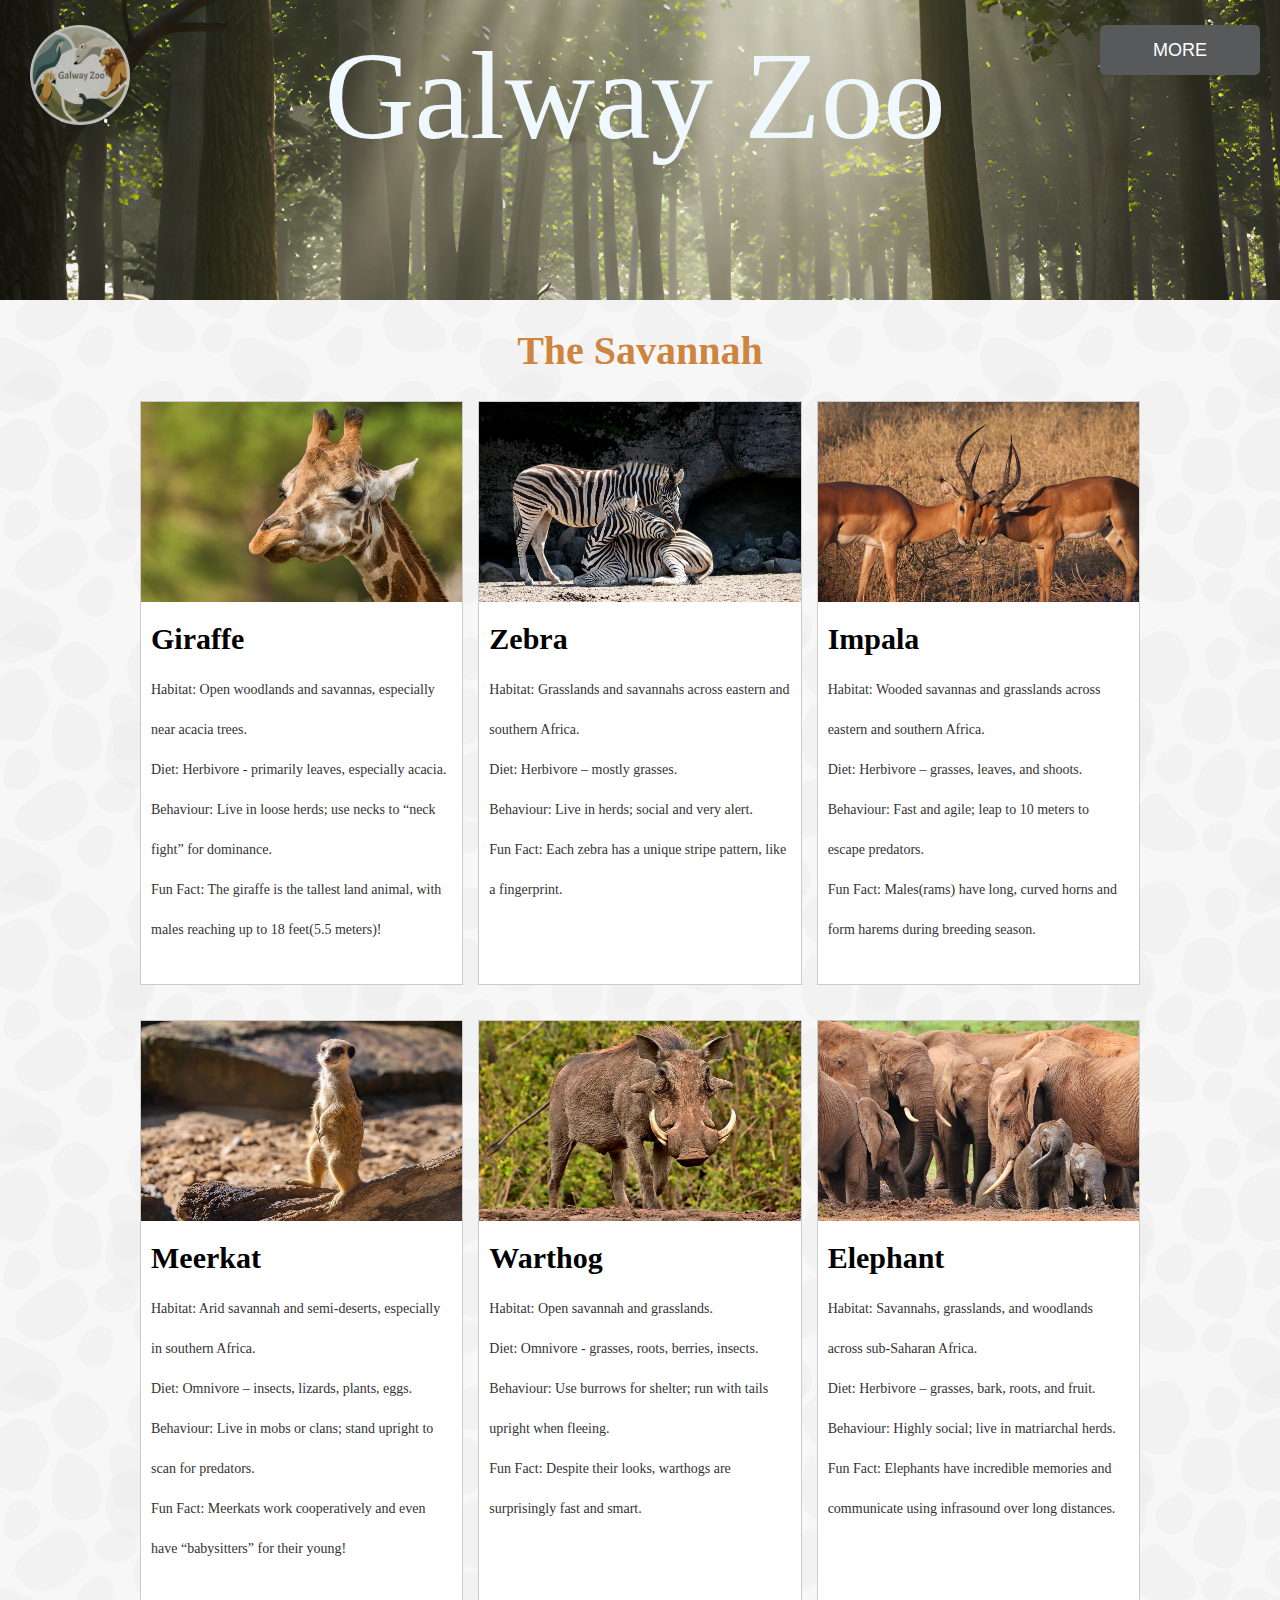
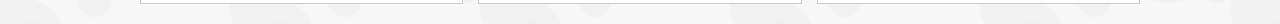
<file: animals/Savannah.html>
<!DOCTYPE html>
<html lang="en">
<head>
    <meta charset="UTF-8">
    <meta name="viewport" content="width=device-width, initial-scale=1.0">
    <title>Our Zoo Animals</title>
    <link rel="stylesheet" type="text/css" href="../styles.css">
    <style>
        body {
            font-family:Papyrus;
            background-color: #f0f0f0;
            margin: 0;
        }
        
        h1 {
            text-align: center;
            color: Peru;
        }
        
        .gallery {
            max-width: 1000px;
            margin: 0 auto;
        }
        
        .animal-card {
            background-color: white;
            border: 1px solid #cccccc;
            margin-bottom: 20px;
            padding-bottom: 10px;
        }
        
        .animal-image {
            width: 100%;
            height: 200px;
            object-fit: cover;
        }
        
        .animal-info {
            padding: 10px;
        }
        
        .animal-name {
            color: #000000;
            margin-top: 5px;
            margin-bottom: 5px;
        }
        
        .animal-description {
            color: #333333;
            font-size: 14px;
        }
        
        @media (min-width: 600px) {
            .gallery {
                display: grid;
                grid-template-columns: 1fr 1fr;
                gap: 15px;
            }
        }
        
        @media (min-width: 900px) {
            .gallery {
                grid-template-columns: 1fr 1fr 1fr;
            }
        }
    </style>
</head>
<body>
    <div class="bg">
        <div class="logo">
            <a href="../index.html"><img src="../zoo-logo.png" width="100px">   </a>
        </div>
        <div id="title">
            Galway Zoo
        </div>
        <div class="dropdown">
            <button>MORE</button>
            <div class="links">
                <a href="../prices.html">Pricing Information</a>
                <a href="../index.html#animals">Our Animals</a>
                <a href="../about.html">About Us</a>
            </div>
        </div>
    </div>

    <h1>The Savannah</h1>
    
    <div class="gallery">
        <div class="animal-card">
            <img src="giraffe-5767909_1280.jpg" alt="Giraffe" class="animal-image">
            <div class="animal-info">
                <h2 class="animal-name">Giraffe</h2>
                <p class="animal-description">Habitat: Open woodlands and savannas, especially near acacia trees. <br>
Diet: Herbivore - primarily leaves, especially acacia. <br>
Behaviour: Live in loose herds; use necks to “neck fight” for dominance. <br>
Fun Fact: The giraffe is the tallest land animal, with males reaching up to 18 feet(5.5 meters)!
</p>
            </div>
        </div>
        
        <div class="animal-card">
            <img src="zebras-4258909_1280.jpg" alt="Zebra" class="animal-image">
            <div class="animal-info">
                <h2 class="animal-name">Zebra</h2>
                <p class="animal-description">Habitat: Grasslands and savannahs across eastern and southern Africa. <br>
Diet: Herbivore – mostly grasses.<br>
Behaviour: Live in herds; social and very alert.<br>
Fun Fact: Each zebra has a unique stripe pattern, like a fingerprint.
</p>
            </div>
        </div>
        
        <div class="animal-card">
            <img src="impala2.jpg" alt="Impala" class="animal-image">
            <div class="animal-info">
                <h2 class="animal-name">Impala</h2>
                <p class="animal-description">Habitat: Wooded savannas and grasslands across eastern and southern Africa.<br>
Diet: Herbivore – grasses, leaves, and shoots.<br>
Behaviour: Fast and agile; leap to 10 meters to escape predators.<br>
Fun Fact: Males(rams) have long, curved horns and form harems during breeding season.
</p>
            </div>
        </div>
        
        <div class="animal-card">
            <img src="meerkat.jpg" alt="Meerkat" class="animal-image">
            <div class="animal-info">
                <h2 class="animal-name">Meerkat</h2>
                <p class="animal-description">
Habitat: Arid savannah and semi-deserts, especially in southern Africa. <br>
Diet: Omnivore – insects, lizards, plants, eggs. <br>
Behaviour: Live in mobs or clans; stand upright to scan for predators.<br>
Fun Fact: Meerkats work cooperatively and even have “babysitters” for their young!
</p>
            </div>
        </div>
        
        <div class="animal-card">
            <img src="warthog.jpg" alt="Warthog" class="animal-image">
            <div class="animal-info">
                <h2 class="animal-name">Warthog</h2>
                <p class="animal-description">Habitat: Open savannah and grasslands. <br>
Diet: Omnivore - grasses, roots, berries, insects. <br>
Behaviour: Use burrows for shelter; run with tails upright when fleeing. <br>
Fun Fact: Despite their looks, warthogs are surprisingly fast and smart.
</p>
            </div>
        </div>
        
        <div class="animal-card">
            <img src="elephant.jpg" alt="Elephant" class="animal-image">
            <div class="animal-info">
                <h2 class="animal-name">Elephant</h2>
                <p class="animal-description">Habitat: Savannahs, grasslands, and woodlands across sub-Saharan Africa.<br>
Diet: Herbivore – grasses, bark, roots, and fruit.<br>
Behaviour: Highly social; live in matriarchal herds.<br>
Fun Fact: Elephants have incredible memories and communicate using infrasound over long distances. 
</p>
            </div>
        </div>
    </div>
</body>
</html>
</file>
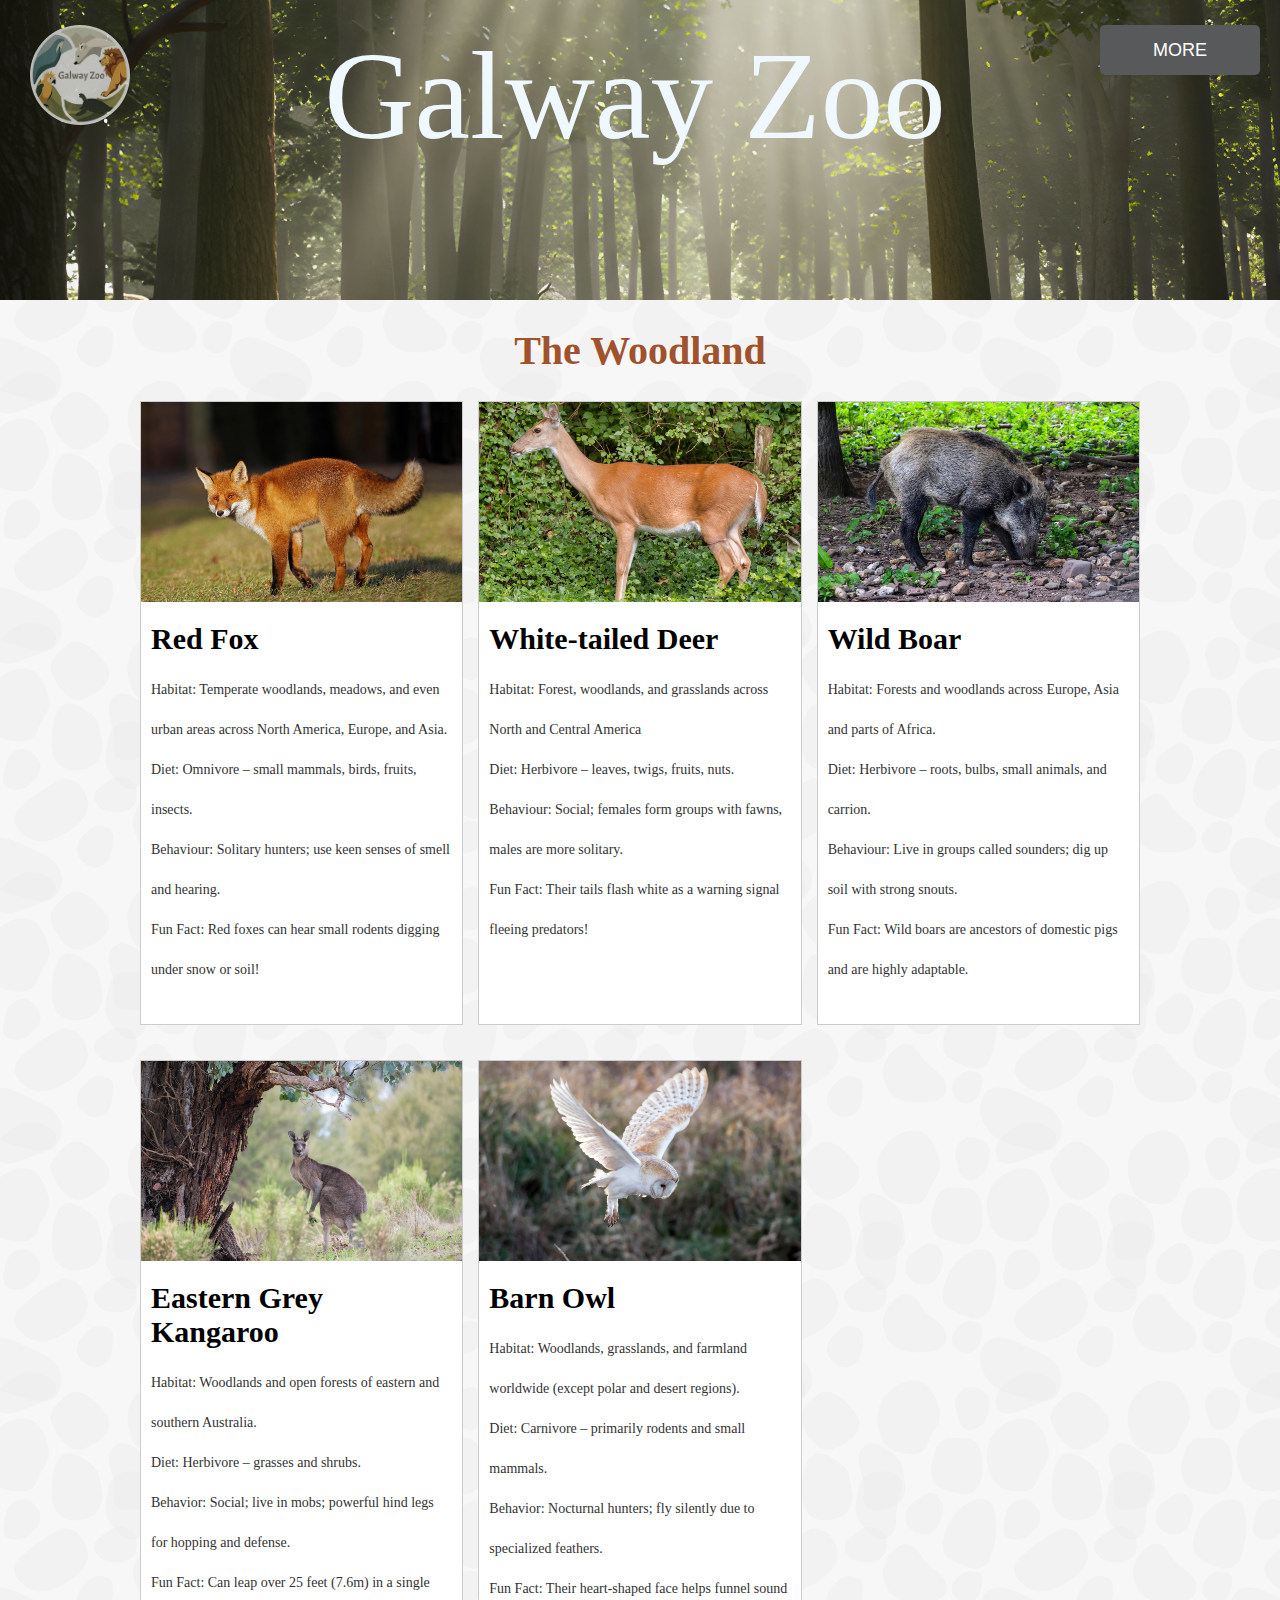
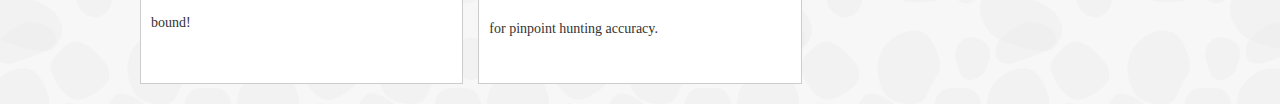
<file: animals/Woodland.html>
<!DOCTYPE html>
<html lang="en">
<head>
    <meta charset="UTF-8">
    <meta name="viewport" content="width=device-width, initial-scale=1.0">
    <title>Our Zoo Animals</title>
    <link rel="stylesheet" type="text/css" href="../styles.css">
    <style>
        body {
            font-family:Papyrus;
            background-color: #f0f0f0;
            margin: 0;
        }
        
        h1 {
            text-align: center;
            color: Sienna;
        }
        
        .gallery {
            max-width: 1000px;
            margin: 0 auto;
        }
        
        .animal-card {
            background-color: white;
            border: 1px solid #cccccc;
            margin-bottom: 20px;
            padding-bottom: 10px;
        }
        
        .animal-image {
            width: 100%;
            height: 200px;
            object-fit: cover;
        }
        
        .animal-info {
            padding: 10px;
        }
        
        .animal-name {
            color: #000000;
            margin-top: 5px;
            margin-bottom: 5px;
        }
        
        .animal-description {
            color: #333333;
            font-size: 14px;
        }
        
        @media (min-width: 600px) {
            .gallery {
                display: grid;
                grid-template-columns: 1fr 1fr;
                gap: 15px;
            }
        }
        
        @media (min-width: 900px) {
            .gallery {
                grid-template-columns: 1fr 1fr 1fr;
            }
        }
    </style>
</head>
<body>
    <div class="bg">
        <div class="logo">
            <a href="../index.html"><img src="../zoo-logo.png" width="100px">   </a>
        </div>
        <div id="title">
            Galway Zoo
        </div>
        <div class="dropdown">
            <button>MORE</button>
            <div class="links">
                <a href="../prices.html">Pricing Information</a>
                <a href="../index.html#animals">Our Animals</a>
                <a href="../about.html">About Us</a>
            </div>
        </div>
    </div>

    <h1>The Woodland</h1>
    
    <div class="gallery">
        <div class="animal-card">
            <img src="redfox.jpg" alt="Red Fox" class="animal-image">
            <div class="animal-info">
                <h2 class="animal-name">Red Fox</h2>
                <p class="animal-description">Habitat: Temperate woodlands, meadows, and even urban areas across North America, Europe, and Asia.<br>
Diet: Omnivore – small mammals, birds, fruits, insects.<br>
Behaviour: Solitary hunters; use keen senses of smell and hearing.<br>
Fun Fact: Red foxes can hear small rodents digging under snow or soil!

</p>
            </div>
        </div>
        
        <div class="animal-card">
            <img src="whitedeer.jpg" alt="White-tailed Deer" class="animal-image">
            <div class="animal-info">
                <h2 class="animal-name">White-tailed Deer</h2>
                <p class="animal-description">Habitat: Forest, woodlands, and grasslands across North and Central America<br>
Diet: Herbivore – leaves, twigs, fruits, nuts.<br>
Behaviour: Social; females form groups with fawns, males are more solitary.<br>
Fun Fact: Their tails flash white as a warning signal fleeing predators!

</p>
            </div>
        </div>
        
        <div class="animal-card">
            <img src="wildboar.jpg" alt="Wild Boar" class="animal-image">
            <div class="animal-info">
                <h2 class="animal-name">Wild Boar</h2>
                <p class="animal-description">Habitat: Forests and woodlands across Europe, Asia and parts of Africa.<br>
Diet: Herbivore – roots, bulbs, small animals, and carrion.<br>
Behaviour: Live in groups called sounders; dig up soil with strong snouts.<br>
Fun Fact: Wild boars are ancestors of domestic pigs and are highly adaptable.

</p>
            </div>
        </div>
        
        <div class="animal-card">
            <img src="kangaroo.jpg" alt="Eastern Grey Kangaroo" class="animal-image">
            <div class="animal-info">
                <h2 class="animal-name">Eastern Grey Kangaroo</h2>
                <p class="animal-description">
Habitat: Woodlands and open forests of eastern and southern Australia.<br>
Diet: Herbivore – grasses and shrubs.<br>
Behavior: Social; live in mobs; powerful hind legs for hopping and defense.<br>
Fun Fact: Can leap over 25 feet (7.6m) in a single bound!

</p>
            </div>
        </div>
        
        <div class="animal-card">
            <img src="owl2.jpg" alt="Barn Owl
" class="animal-image">
            <div class="animal-info">
                <h2 class="animal-name">Barn  Owl</h2>
                <p class="animal-description">Habitat: Woodlands, grasslands, and farmland worldwide (except polar and desert regions).<br>
Diet: Carnivore – primarily rodents and small mammals.<br>
Behavior: Nocturnal hunters; fly silently due to specialized feathers.<br>
Fun Fact: Their heart-shaped face helps funnel sound for pinpoint hunting accuracy.

</p>
            </div>
        </div>
        
        
    </div>
</body>
</html>
</file>
<file: styles.css>
body {
	background-image: url(pattern.png);
	background-size: 250px;
	background-repeat: repeat;
	font-size: 20px;
	font-family:Papyrus;
	margin: 0px;
}
p {
	font-size: 20px;
	line-height: 40px;
}
div.bg {
	background-image: url(landing-page-background.jpeg);
	background-size: 100%;
	width: 100%;
	height: 300px;
	margin: 0px;	
	border: 0px;
	object-fit:cover;
	overflow: hidden;
	display: flex;
	justify-content: space-between;
	align-items: flex-start;
}
div.bg .logo img {
	border-radius: 50px;
	opacity: 0.7;
	margin-left: 30px;
}
div.bg #title {
	margin-left: 40px;
	text-align: center;
	color: aliceblue;
	font-size: 125px;
}
div.bg div {
	padding-top: 25px;
}
.dropdown {
	width: 160px;
	height: 50px;
	padding-right: 20px;
}
.dropdown button {
	border-radius: 5px;
	display: block;
	width: 100%;
	height: 50px;
	float: right;
	background-color: hsl(220, 2%, 35%);
	color: white;
	font-size: 18px;
	padding: 15px 15px;
	border: none;
	cursor: pointer;
}
.dropdown a {
	font-size: 18px;
	display: block;
	color: white;
	background-color: hsla(0, 0%, 5%, 0.596);
	text-decoration: none;
	padding: 20px 8px;
	margin: 0px;
	border: none;
}
.dropdown .links {
	display: none;
	text-align: center;
	padding-top: 50px;
	box-shadow: 2px 2px 4px rgba(0, 0, 0, 0.58);
}
.dropdown .links a:hover, .dropdown .links a:active {
	background-color: rgba(255, 228, 196, 0.575);
	color: black;
}
.dropdown:hover .links {
	display: block;
}
div.content div {
	box-sizing: border-box;
	padding: 15px 20px;
}
div.main {
	display: flex;
	justify-content: space-between;
	background-repeat: no-repeat;
}
div.main .info {
	padding: 15px 0px;
	width: 60%;
	font-size: 24px;
}
div.main .column {
	text-align: center;
	width: 30%;
	padding: 0px;
	display: flex;
	flex-direction: column;
	justify-content: space-between;
}
h2 {
	margin: 0px;
}
.content div.passes {
	margin: auto;
	justify-content: space-around;
	padding: 0px;
	height: 350px;
	border-width: 3px;
	border-radius: 10px;
	border-style: solid;
	background-image: url(passes.png);
	background-size: 100% auto;
	overflow: hidden;
	align-content: end;
	width: 98%;
}
div.column .hours {
	border-radius: 10px;
	border-width: 2px;
	border-color: rgb(12, 96, 12);
	border-style: solid;
}
.passes .button{
	font-size: 28px;
	border-radius: 10px;
	border-color: black;
	background-color: rgba(230, 230, 74, 0.895);
	padding: 1em 3em;
	margin: 25px 60px;
}
.content div.day {
	text-align: left;
	width: 100%;
	height: 200px;
	background-image: url(otter.jpg);
	margin: 35px 0px;
	border-radius: 10px;
	border-width: 2px;
	border-color: rgb(12, 96, 12);
	border-style: solid;
	background-size: 100% auto; 
	background-repeat: no-repeat;
	align-content: end;
}
.button:hover, .button:active {
	background-color: rgba(46, 71, 39, 0.79);
	color: white;
}
.button { 
	background-color: rgba(106, 138, 83, 0.941); 
	border: solid; 
	border-radius: 5px;
	color: rgb(0, 0, 0); 
	padding: 10px 15px; 
	text-align: center; 
	text-decoration: none; 
	display: inline-block; 
	font-size: 20px; 
	cursor: pointer; 
}
div.day .button {
	font-size: 18px;
	border-width: 1px;
}
.foot {
	background-color: rgb(44, 80, 44);
	display: flex;
	justify-content: space-evenly;
	padding: 15px;
}
.foot .about {
	padding: 0;
	align-self: center;
	height: 47px;
}
.foot .about a {
	background-color: rgba(106, 138, 83, 0.941); 
	border: solid; 
	border-radius: 5px;
	color: rgb(0, 0, 0); 
	padding: 10px 15px; 
	text-align: center; 
	text-decoration: none; 
	display: inline-block; 
	font-size: 20px; 
	cursor: pointer;
}
.about:hover a {
	background-color: rgba(55, 71, 43, 0.781);
}
.animals {
	padding: 10px 40px;
}
.animals a {
	margin: 20px;
	padding: 20px 150px 180px 150px;
	border-radius: 10px;
	text-decoration: none;
	color: white;
	font-size: 28px;
}
.animals a:hover {
	opacity: 0.6;
}
</file>
